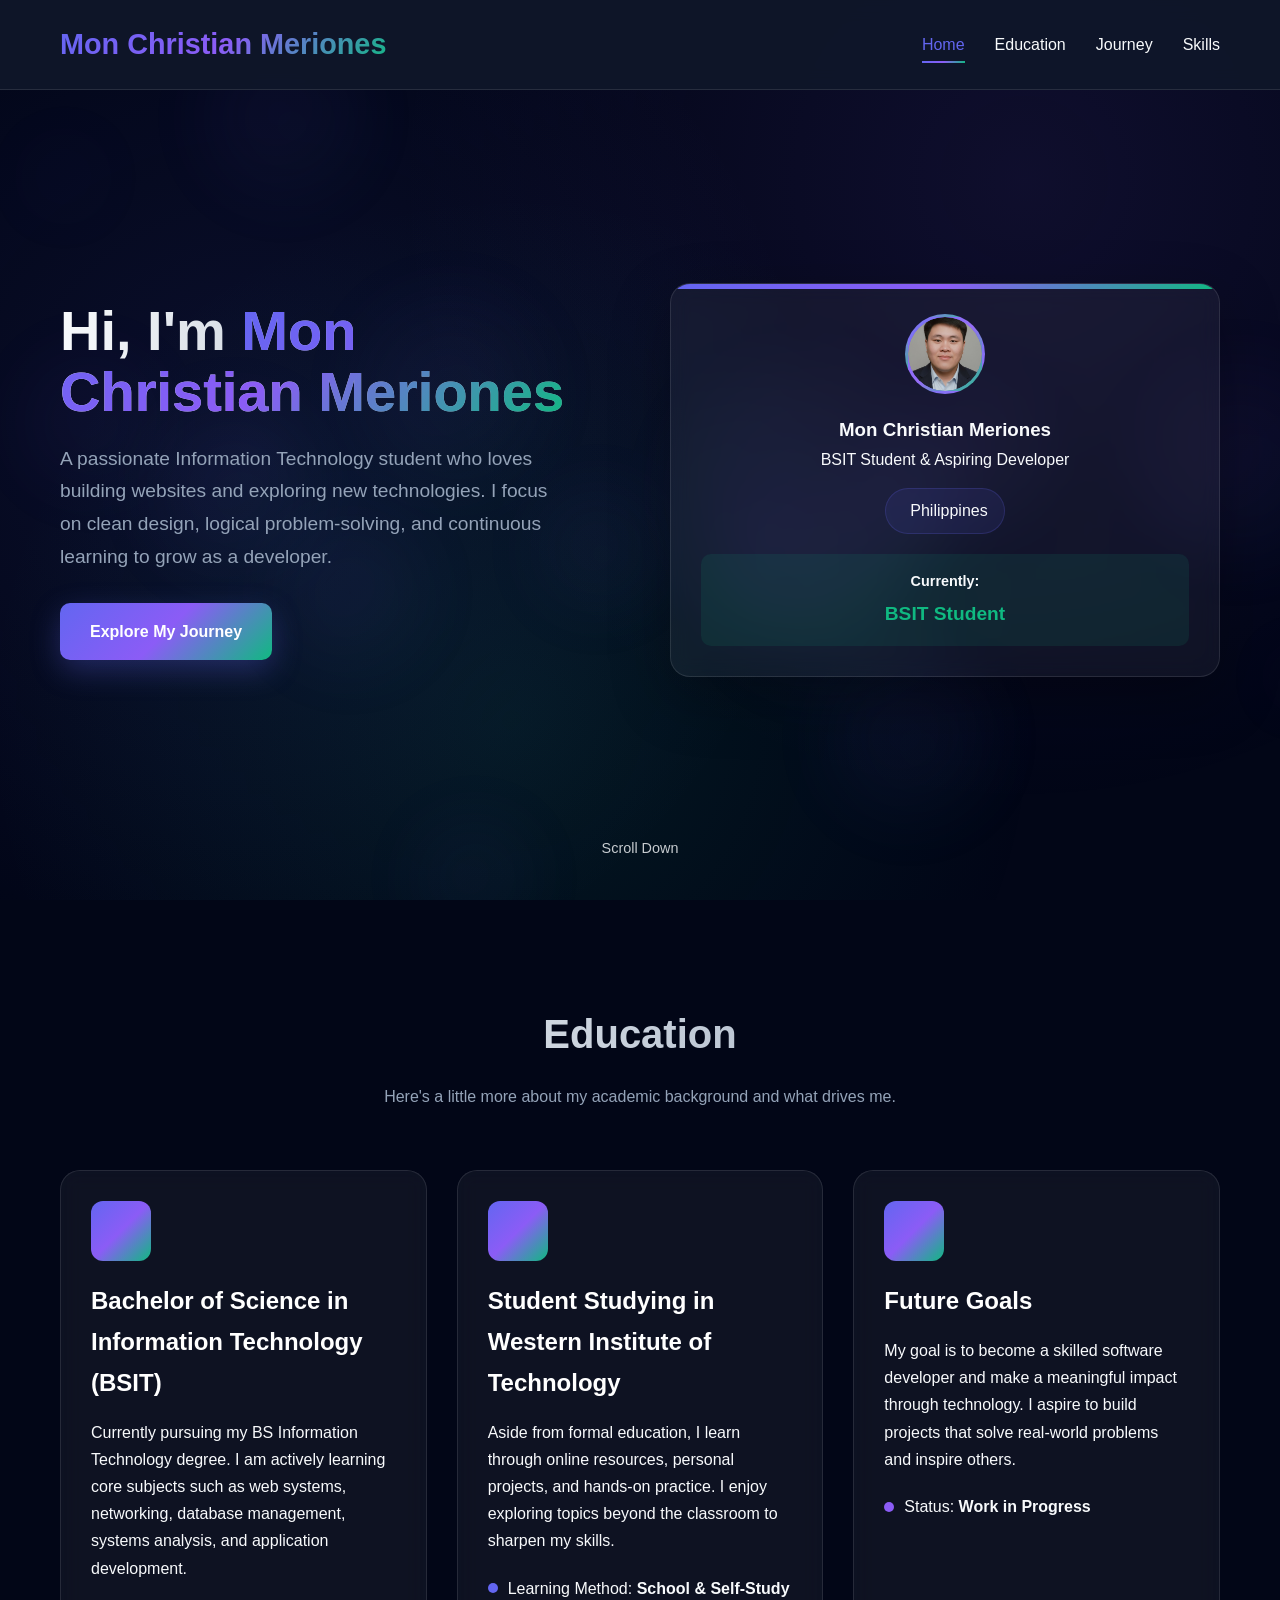
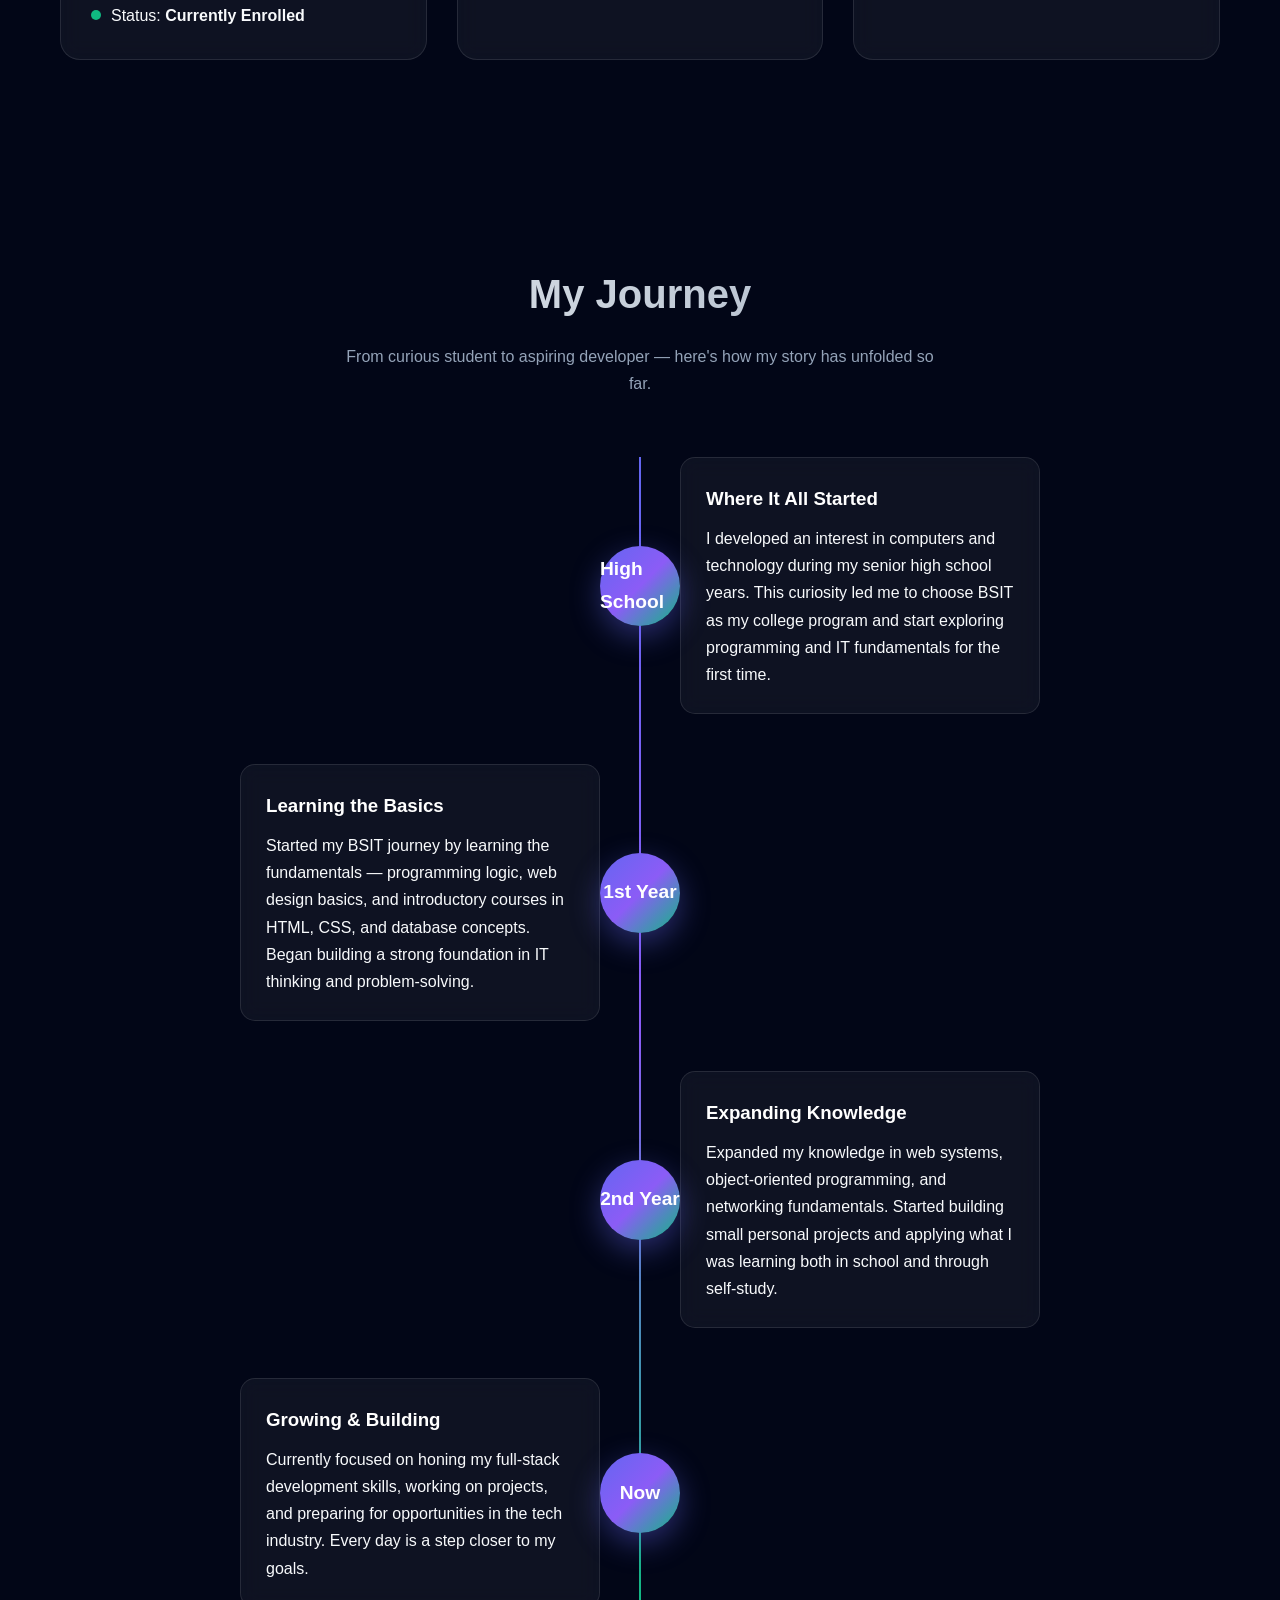
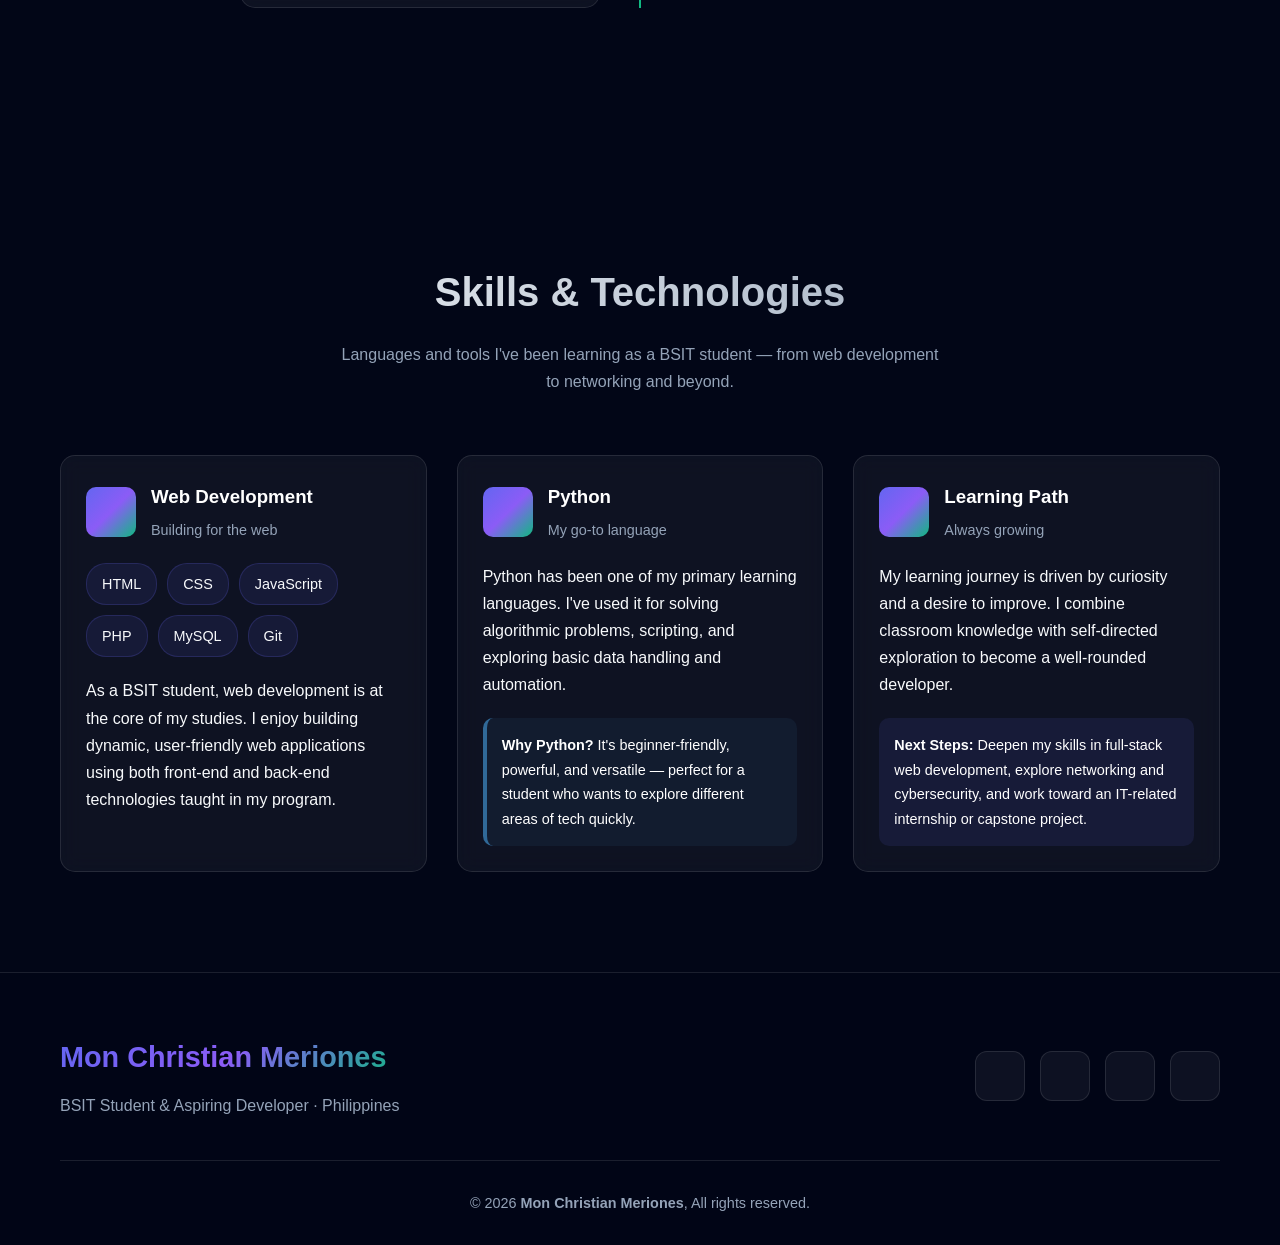
<file: index.html>
<!DOCTYPE html>
<html lang="en">

<head>
    <meta charset="UTF-8">
    <meta name="viewport" content="width=device-width, initial-scale=1.0">
    <title>Mon Christian Meriones</title>
    <link rel="stylesheet" href="style.css">
</head>

<body>
    <div class="background-animation"></div>
    <div class="floating-elements" id="floatingElements"></div>
    <nav id="mainNav">
        <div class="container nav-container">
            <a href="#" class="logo">Mon Christian Meriones</a>
            <div class="nav-links">
                <a href="#home">Home</a>
                <a href="#education">Education</a>
                <a href="#journey">Journey</a>
                <a href="#skills">Skills</a>
            </div>
            <button class="mobile-menu-toggle" id="mobileMenuToggle" aria-label="Toggle mobile menu">
                <span></span>
                <span></span>
                <span></span>
            </button>
        </div>

        <div class="mobile-nav" id="mobileNav">
            <a href="#home" onclick="closeMobileMenu()">
                <i class="fas fa-home"></i> Home
            </a>
            <a href="#education" onclick="closeMobileMenu()">
                <i class="fas fa-graduation-cap"></i> Education
            </a>
            <a href="#journey" onclick="closeMobileMenu()">
                <i class="fas fa-road"></i> Journey
            </a>
            <a href="#skills" onclick="closeMobileMenu()">
                <i class="fas fa-code"></i> Skills
            </a>
        </div>

        <div class="mobile-overlay" id="mobileOverlay" onclick="closeMobileMenu()"></div>
    </nav>

    <section id="home" class="hero">
        <div class="container">
            <div class="hero-content">
                <div class="hero-text fade-in">
                    <h1>Hi, I'm <span>Mon Christian Meriones</span></h1>
                    <p>A passionate Information Technology student who loves building websites and exploring new technologies. I focus on clean design, logical problem-solving, and continuous learning to grow as a developer.</p>
                    <a href="#journey" class="cta-button">Explore My Journey</a>
                </div>
                <div class="hero-visual fade-in">
                    <div class="floating-card">
                        <div class="card-content">
                            <div class="profile-avatar">
                                <img src="[data-uri]" alt="Mon Christian Meriones" >
                            </div>
                            <h3>Mon Christian Meriones</h3>
                            <p>BSIT Student &amp; Aspiring Developer</p>
                            <div class="location-chip">
                                <i class="fas fa-map-marker-alt"></i>
                                <span>Philippines</span>
                            </div>
                            <div style="margin-top: 20px; padding: 15px; background: rgba(16, 185, 129, 0.1); border-radius: 10px; width: 100%;">
                                <p style="font-size: 0.9rem; margin-bottom: 5px;"><strong>Currently:</strong></p>
                                <p style="font-size: 1.2rem; font-weight: 600; color: var(--accent);">BSIT Student</p>
                            </div>
                        </div>
                    </div>
                </div>
            </div>
        </div>

        <div class="scroll-down">
            <a href="#education">
                <i class="fas fa-chevron-down"></i>
                <span>Scroll Down</span>
            </a>
        </div>
    </section>

    <section id="education" class="education">
        <div class="container">
            <div class="section-title fade-in">
                <h2>Education</h2>
                <p>Here's a little more about my academic background and what drives me.</p>
            </div>
            <div class="cards-grid">
                <div class="glass-card fade-in">
                    <div class="card-icon">
                        <i class="fas fa-graduation-cap"></i>
                    </div>
                    <h3 class="card-title">Bachelor of Science in Information Technology (BSIT)</h3>
                    <p>Currently pursuing my BS Information Technology degree. I am actively learning core subjects such as web systems, networking, database management, systems analysis, and application development.</p>
                    <div style="margin-top: 20px; display: flex; align-items: center; gap: 10px;">
                        <div style="width: 10px; height: 10px; background: var(--accent); border-radius: 50%;"></div>
                        <span>Status: <strong>Currently Enrolled</strong></span>
                    </div>
                </div>

                <div class="glass-card fade-in">
                    <div class="card-icon">
                        <i class="fas fa-laptop-code"></i>
                    </div>
                    <h3 class="card-title">Student Studying in Western Institute of Technology</h3>
                    <p>Aside from formal education, I learn through online resources, personal projects, and hands-on practice. I enjoy exploring topics beyond the classroom to sharpen my skills.</p>
                    <div style="margin-top: 20px; display: flex; align-items: center; gap: 10px;">
                        <div style="width: 10px; height: 10px; background: var(--primary); border-radius: 50%;"></div>
                        <span>Learning Method: <strong>School &amp; Self-Study</strong></span>
                    </div>
                </div>

                <div class="glass-card fade-in">
                    <div class="card-icon">
                        <i class="fas fa-rocket"></i>
                    </div>
                    <h3 class="card-title">Future Goals</h3>
                    <p>My goal is to become a skilled software developer and make a meaningful impact through technology. I aspire to build projects that solve real-world problems and inspire others.</p>
                    <div style="margin-top: 20px; display: flex; align-items: center; gap: 10px;">
                        <div style="width: 10px; height: 10px; background: var(--secondary); border-radius: 50%;"></div>
                        <span>Status: <strong>Work in Progress</strong></span>
                    </div>
                </div>
            </div>
        </div>
    </section>

    <section id="journey" class="journey">
        <div class="container">
            <div class="section-title fade-in">
                <h2>My Journey</h2>
                <p>From curious student to aspiring developer — here's how my story has unfolded so far.</p>
            </div>

            <div class="journey-timeline">
                <div class="timeline-item fade-in">
                    <div class="timeline-year">High School</div>
                    <div class="timeline-content">
                        <h3 style="margin-bottom: 10px; color: white;">Where It All Started</h3>
                        <p>I developed an interest in computers and technology during my senior high school years. This curiosity led me to choose BSIT as my college program and start exploring programming and IT fundamentals for the first time.</p>
                    </div>
                </div>
                <div class="timeline-item fade-in">
                    <div class="timeline-year">1st Year</div>
                    <div class="timeline-content">
                        <h3 style="margin-bottom: 10px; color: white;">Learning the Basics</h3>
                        <p>Started my BSIT journey by learning the fundamentals — programming logic, web design basics, and introductory courses in HTML, CSS, and database concepts. Began building a strong foundation in IT thinking and problem-solving.</p>
                    </div>
                </div>
                <div class="timeline-item fade-in">
                    <div class="timeline-year">2nd Year</div>
                    <div class="timeline-content">
                        <h3 style="margin-bottom: 10px; color: white;">Expanding Knowledge</h3>
                        <p>Expanded my knowledge in web systems, object-oriented programming, and networking fundamentals. Started building small personal projects and applying what I was learning both in school and through self-study.</p>
                    </div>
                </div>
                <div class="timeline-item fade-in">
                    <div class="timeline-year">Now</div>
                    <div class="timeline-content">
                        <h3 style="margin-bottom: 10px; color: white;">Growing &amp; Building</h3>
                        <p>Currently focused on honing my full-stack development skills, working on projects, and preparing for opportunities in the tech industry. Every day is a step closer to my goals.</p>
                    </div>
                </div>
            </div>
        </div>
    </section>

    <section id="skills" class="skills">
        <div class="container">
            <div class="section-title fade-in">
                <h2>Skills &amp; Technologies</h2>
                <p>Languages and tools I've been learning as a BSIT student — from web development to networking and beyond.</p>
            </div>

            <div class="skills-container">

                <div class="skill-category fade-in">
                    <div class="skill-header">
                        <div class="skill-icon">
                            <i class="fas fa-code"></i>
                        </div>
                        <div>
                            <h3 style="color: white; margin-bottom: 5px;">Web Development</h3>
                            <p style="color: var(--gray); font-size: 0.9rem;">Building for the web</p>
                        </div>
                    </div>
                    <div class="skill-items">
                        <div class="skill-item">HTML</div>
                        <div class="skill-item">CSS</div>
                        <div class="skill-item">JavaScript</div>
                        <div class="skill-item">PHP</div>
                        <div class="skill-item">MySQL</div>
                        <div class="skill-item">Git</div>
                    </div>
                    <p style="margin-top: 20px;">As a BSIT student, web development is at the core of my studies. I enjoy building dynamic, user-friendly web applications using both front-end and back-end technologies taught in my program.</p>
                </div>

                <div class="skill-category fade-in">
                    <div class="skill-header">
                        <div class="skill-icon">
                            <i class="fab fa-python"></i>
                        </div>
                        <div>
                            <h3 style="color: white; margin-bottom: 5px;">Python</h3>
                            <p style="color: var(--gray); font-size: 0.9rem;">My go-to language</p>
                        </div>
                    </div>
                    <p>Python has been one of my primary learning languages. I've used it for solving algorithmic problems, scripting, and exploring basic data handling and automation.</p>
                    <div style="margin-top: 20px; padding: 15px; background: rgba(48, 105, 152, 0.1); border-radius: 10px; border-left: 4px solid var(--python-blue);">
                        <p style="font-size: 0.9rem; color: white;"><strong>Why Python?</strong> It's beginner-friendly, powerful, and versatile — perfect for a student who wants to explore different areas of tech quickly.</p>
                    </div>
                </div>

                <div class="skill-category fade-in">
                    <div class="skill-header">
                        <div class="skill-icon">
                            <i class="fas fa-tools"></i>
                        </div>
                        <div>
                            <h3 style="color: white; margin-bottom: 5px;">Learning Path</h3>
                            <p style="color: var(--gray); font-size: 0.9rem;">Always growing</p>
                        </div>
                    </div>
                    <p>My learning journey is driven by curiosity and a desire to improve. I combine classroom knowledge with self-directed exploration to become a well-rounded developer.</p>
                    <div style="margin-top: 20px; padding: 15px; background: rgba(99, 102, 241, 0.1); border-radius: 10px;">
                        <p style="font-size: 0.9rem; color: white;"><strong>Next Steps:</strong> Deepen my skills in full-stack web development, explore networking and cybersecurity, and work toward an IT-related internship or capstone project.</p>
                    </div>
                </div>
            </div>
        </div>
    </section>

    <footer>
        <div class="container">
            <div class="footer-content">
                <div>
                    <h2 style="font-size: 1.8rem; margin-bottom: 10px; background: var(--gradient-1); -webkit-background-clip: text; background-clip: text; color: transparent;">Mon Christian Meriones</h2>
                    <p style="color: var(--gray);">BSIT Student &amp; Aspiring Developer · Philippines</p>
                </div>
                <div class="social-links">
                    <a href="#" class="social-link"><i class="fab fa-github"></i></a>
                    <a href="#" class="social-link"><i class="fab fa-instagram"></i></a>
                    <a href="#" class="social-link"><i class="fab fa-facebook"></i></a>
                    <a href="#" class="social-link"><i class="fab fa-linkedin"></i></a>
                </div>
            </div>
            <div class="copyright">
                <p>&copy;
                    <script>document.write(new Date().getFullYear())</script> <b>Mon Christian Meriones</b>, All rights reserved.
                </p>
            </div>
        </div>
    </footer>

    <button class="scroll-to-top" id="scrollToTop" aria-label="Scroll to top">
        <i class="fas fa-chevron-up"></i>
    </button>

    <script src="script.js"></script>

</body>
</html>
</file>
<file: style.css>
:root {
    --primary: #6366f1;
    --primary-dark: #4f46e5;
    --secondary: #8b5cf6;
    --accent: #10b981;
    --dark: #0f172a;
    --darker: #020617;
    --light: #f8fafc;
    --gray: #94a3b8;
    --glass: rgba(255, 255, 255, 0.05);
    --glass-border: rgba(255, 255, 255, 0.1);
    --python-yellow: #ffd43b;
    --python-blue: #306998;
    --gradient-1: linear-gradient(135deg, #6366f1, #8b5cf6, #10b981);
    --gradient-2: linear-gradient(135deg, rgba(99, 102, 241, 0.1), rgba(139, 92, 246, 0.1));
}

* {
    margin: 0;
    padding: 0;
    box-sizing: border-box;
}

html {
    scroll-behavior: smooth;
}

body {
    font-family: 'Inter', sans-serif;
    background-color: var(--darker);
    color: var(--light);
    line-height: 1.7;
    overflow-x: hidden;
}

#securityPopup {
    position: fixed;
    top: 50%;
    left: 50%;
    transform: translate(-50%, -50%);
    background: var(--dark);
    border: 2px solid var(--primary);
    border-radius: 15px;
    padding: 30px;
    z-index: 99999;
    box-shadow: 0 20px 60px rgba(0, 0, 0, 0.5);
    backdrop-filter: blur(10px);
    width: 90%;
    max-width: 400px;
    text-align: center;
    animation: popupFadeIn 0.3s ease-out;
}

#securityPopupOverlay {
    position: fixed;
    top: 0;
    left: 0;
    width: 100%;
    height: 100%;
    background: rgba(0, 0, 0, 0.7);
    backdrop-filter: blur(5px);
    z-index: 99998;
    animation: overlayFadeIn 0.3s ease-out;
}

@keyframes popupFadeIn {
    from { opacity: 0; transform: translate(-50%, -50%) scale(0.9); }
    to { opacity: 1; transform: translate(-50%, -50%) scale(1); }
}

@keyframes overlayFadeIn {
    from { opacity: 0; }
    to { opacity: 1; }
}

.background-animation {
    position: fixed;
    top: 0;
    left: 0;
    width: 100%;
    height: 100%;
    z-index: -1;
    background: radial-gradient(circle at 20% 50%, rgba(99, 102, 241, 0.1) 0%, transparent 50%),
        radial-gradient(circle at 80% 20%, rgba(139, 92, 246, 0.1) 0%, transparent 50%),
        radial-gradient(circle at 40% 80%, rgba(16, 185, 129, 0.1) 0%, transparent 50%);
}

.floating-elements {
    position: fixed;
    top: 0;
    left: 0;
    width: 100%;
    height: 100%;
    z-index: -1;
    overflow: hidden;
}

.floating-element {
    position: absolute;
    border-radius: 50%;
    background: var(--gradient-1);
    opacity: 0.05;
    filter: blur(40px);
}

.container {
    max-width: 1200px;
    margin: 0 auto;
    padding: 0 20px;
}

nav {
    position: fixed;
    top: 0;
    width: 100%;
    z-index: 1000;
    padding: 20px 0;
    background: rgba(15, 23, 42, 0.95);
    backdrop-filter: blur(10px);
    border-bottom: 1px solid var(--glass-border);
    transition: all 0.3s ease;
}

nav.scrolled {
    background: rgba(15, 23, 42, 0.98);
    box-shadow: 0 5px 20px rgba(0, 0, 0, 0.2);
    padding: 15px 0;
}

.nav-container {
    display: flex;
    justify-content: space-between;
    align-items: center;
}

.logo {
    font-weight: 800;
    font-size: 1.8rem;
    background: var(--gradient-1);
    -webkit-background-clip: text;
    background-clip: text;
    color: transparent;
    text-decoration: none;
    z-index: 1001;
}

.nav-links {
    display: flex;
    gap: 30px;
}

.nav-links a {
    color: var(--light);
    text-decoration: none;
    font-weight: 500;
    transition: all 0.3s ease;
    position: relative;
    padding: 5px 0;
}

.nav-links a:hover { color: var(--primary); }

.nav-links a::after {
    content: '';
    position: absolute;
    bottom: 0;
    left: 0;
    width: 0;
    height: 2px;
    background: var(--gradient-1);
    transition: width 0.3s ease;
}

.nav-links a:hover::after { width: 100%; }

.mobile-menu-toggle {
    display: none;
    flex-direction: column;
    justify-content: space-between;
    width: 30px;
    height: 21px;
    background: transparent;
    border: none;
    cursor: pointer;
    padding: 0;
    z-index: 1001;
}

.mobile-menu-toggle span {
    width: 100%;
    height: 3px;
    background: var(--light);
    border-radius: 3px;
    transition: all 0.3s ease;
}

.mobile-menu-toggle.active span:nth-child(1) { transform: rotate(45deg) translate(6px, 6px); }
.mobile-menu-toggle.active span:nth-child(2) { opacity: 0; }
.mobile-menu-toggle.active span:nth-child(3) { transform: rotate(-45deg) translate(6px, -6px); }

.mobile-nav {
    position: fixed;
    top: 0;
    right: -100%;
    width: 280px;
    height: 100vh;
    background: rgba(15, 23, 42, 0.98);
    backdrop-filter: blur(10px);
    border-left: 1px solid var(--glass-border);
    padding: 100px 30px 40px;
    z-index: 1000;
    transition: right 0.4s cubic-bezier(0.4, 0, 0.2, 1);
    display: flex;
    flex-direction: column;
    gap: 25px;
}

.mobile-nav.active { right: 0; }

.mobile-nav a {
    color: var(--light);
    text-decoration: none;
    font-size: 1.2rem;
    font-weight: 500;
    padding: 12px 20px;
    border-radius: 10px;
    transition: all 0.3s ease;
    display: flex;
    align-items: center;
    gap: 15px;
}

.mobile-nav a i {
    width: 25px;
    text-align: center;
    color: var(--primary);
}

.mobile-nav a:hover {
    background: rgba(99, 102, 241, 0.1);
    color: var(--primary);
    transform: translateX(5px);
}

.mobile-overlay {
    position: fixed;
    top: 0;
    left: 0;
    width: 100%;
    height: 100%;
    background: rgba(0, 0, 0, 0.5);
    backdrop-filter: blur(3px);
    z-index: 999;
    opacity: 0;
    visibility: hidden;
    transition: all 0.3s ease;
}

.mobile-overlay.active {
    opacity: 1;
    visibility: visible;
}

.hero {
    padding: 160px 0 100px;
    position: relative;
    min-height: 100vh;
    display: flex;
    align-items: center;
}

.hero-content {
    display: grid;
    grid-template-columns: 1fr 1fr;
    gap: 60px;
    align-items: center;
}

.hero-text h1 {
    font-size: 3.5rem;
    font-weight: 800;
    line-height: 1.1;
    margin-bottom: 20px;
    background: linear-gradient(to right, #f8fafc, #94a3b8);
    -webkit-background-clip: text;
    background-clip: text;
    color: transparent;
}

.hero-text h1 span {
    background: var(--gradient-1);
    -webkit-background-clip: text;
    background-clip: text;
    color: transparent;
}

.hero-text p {
    font-size: 1.2rem;
    color: var(--gray);
    margin-bottom: 30px;
    max-width: 90%;
}

.cta-button {
    display: inline-block;
    padding: 15px 30px;
    background: var(--gradient-1);
    color: white;
    text-decoration: none;
    border-radius: 10px;
    font-weight: 600;
    font-size: 1rem;
    transition: all 0.3s ease;
    box-shadow: 0 10px 30px rgba(99, 102, 241, 0.3);
    border: none;
    cursor: pointer;
}

.cta-button:hover {
    transform: translateY(-5px);
    box-shadow: 0 15px 40px rgba(99, 102, 241, 0.4);
}

.hero-visual { position: relative; }

.floating-card {
    background: var(--glass);
    backdrop-filter: blur(10px);
    border-radius: 20px;
    padding: 30px;
    border: 1px solid var(--glass-border);
    box-shadow: 0 20px 60px rgba(0, 0, 0, 0.3);
    position: relative;
    overflow: hidden;
}

.floating-card::before {
    content: '';
    position: absolute;
    top: 0;
    left: 0;
    width: 100%;
    height: 5px;
    background: var(--gradient-1);
}

.card-content {
    display: flex;
    flex-direction: column;
    align-items: center;
    text-align: center;
}

/* ── Profile Avatar: smaller size ── */
.profile-avatar {
    width: 80px;
    height: 80px;
    border-radius: 50%;
    background: var(--gradient-1);
    display: flex;
    align-items: center;
    justify-content: center;
    margin-bottom: 20px;
    border: 3px solid rgba(255, 255, 255, 0.1);
    overflow: hidden;
    transition: all 0.3s ease;
}

.profile-avatar img {
    width: 100%;
    height: 100%;
    border-radius: 50%;
    object-fit: cover;
    transition: all 0.3s ease;
}

.profile-avatar:hover img {
    box-shadow: 0 0 20px 5px rgba(255, 255, 255, 0.7);
    transform: scale(1.05);
}

.location-chip {
    display: inline-flex;
    align-items: center;
    gap: 8px;
    background: rgba(99, 102, 241, 0.1);
    padding: 8px 16px;
    border-radius: 30px;
    margin-top: 15px;
    border: 1px solid rgba(99, 102, 241, 0.2);
}

.scroll-down {
    position: absolute;
    bottom: 40px;
    left: 50%;
    transform: translateX(-50%);
    z-index: 10;
    animation: bounce 2s infinite;
    transition: opacity 0.5s ease, visibility 0.5s ease, transform 0.5s ease;
}

.scroll-down a {
    display: flex;
    flex-direction: column;
    align-items: center;
    text-decoration: none;
    color: var(--light);
    transition: all 0.3s ease;
}

.scroll-down i {
    font-size: 1.8rem;
    margin-bottom: 10px;
    background: var(--gradient-1);
    -webkit-background-clip: text;
    background-clip: text;
    color: transparent;
}

.scroll-down span { font-size: 0.9rem; opacity: 0.8; }
.scroll-down:hover i { transform: translateY(5px); }

@keyframes bounce {
    0%, 20%, 50%, 80%, 100% { transform: translateX(-50%) translateY(0); }
    40% { transform: translateX(-50%) translateY(-10px); }
    60% { transform: translateX(-50%) translateY(-5px); }
}

.scroll-to-top {
    position: fixed;
    bottom: 30px;
    right: 30px;
    width: 50px;
    height: 50px;
    background: var(--gradient-1);
    border-radius: 50%;
    display: flex;
    align-items: center;
    justify-content: center;
    color: white;
    font-size: 1.3rem;
    cursor: pointer;
    z-index: 999;
    opacity: 0;
    visibility: hidden;
    transform: translateY(20px);
    transition: all 0.4s ease;
    box-shadow: 0 5px 15px rgba(99, 102, 241, 0.3);
    border: none;
}

.scroll-to-top.visible {
    opacity: 1;
    visibility: visible;
    transform: translateY(0);
}

.scroll-to-top:hover {
    transform: translateY(-5px);
    box-shadow: 0 10px 20px rgba(99, 102, 241, 0.4);
}

section {
    padding: 100px 0;
    position: relative;
}

.section-title {
    text-align: center;
    margin-bottom: 60px;
}

.section-title h2 {
    font-size: 2.5rem;
    font-weight: 800;
    margin-bottom: 15px;
    background: linear-gradient(to right, #f8fafc, #94a3b8);
    -webkit-background-clip: text;
    background-clip: text;
    color: transparent;
}

.section-title p {
    color: var(--gray);
    max-width: 600px;
    margin: 0 auto;
}

.cards-grid {
    display: grid;
    grid-template-columns: repeat(auto-fill, minmax(350px, 1fr));
    gap: 30px;
}

.glass-card {
    background: var(--glass);
    backdrop-filter: blur(10px);
    border-radius: 20px;
    padding: 30px;
    border: 1px solid var(--glass-border);
    transition: all 0.4s ease;
    position: relative;
    overflow: hidden;
}

.glass-card::before {
    content: '';
    position: absolute;
    top: 0;
    left: 0;
    width: 100%;
    height: 100%;
    background: var(--gradient-2);
    opacity: 0;
    transition: opacity 0.4s ease;
}

.glass-card:hover::before { opacity: 1; }

.glass-card:hover {
    transform: translateY(-10px);
    border-color: rgba(99, 102, 241, 0.3);
}

.card-icon {
    width: 60px;
    height: 60px;
    border-radius: 12px;
    background: var(--gradient-1);
    display: flex;
    align-items: center;
    justify-content: center;
    font-size: 24px;
    margin-bottom: 20px;
    color: white;
}

.card-title {
    font-size: 1.5rem;
    font-weight: 700;
    margin-bottom: 15px;
    color: white;
}

.journey-timeline {
    position: relative;
    max-width: 800px;
    margin: 0 auto;
}

.journey-timeline::before {
    content: '';
    position: absolute;
    left: 50%;
    top: 0;
    bottom: 0;
    width: 2px;
    background: var(--gradient-1);
    transform: translateX(-50%);
}

.timeline-item {
    display: flex;
    margin-bottom: 50px;
    position: relative;
}

.timeline-item:nth-child(odd) { flex-direction: row-reverse; }

.timeline-content {
    background: var(--glass);
    backdrop-filter: blur(10px);
    border-radius: 15px;
    padding: 25px;
    width: calc(50% - 40px);
    border: 1px solid var(--glass-border);
    position: relative;
}

.timeline-item:nth-child(odd) .timeline-content { margin-left: 40px; }
.timeline-item:nth-child(even) .timeline-content { margin-right: 40px; }

.timeline-year {
    position: absolute;
    top: 50%;
    width: 80px;
    height: 80px;
    border-radius: 50%;
    background: var(--gradient-1);
    display: flex;
    align-items: center;
    justify-content: center;
    font-weight: 700;
    font-size: 1.2rem;
    color: white;
    z-index: 1;
    transform: translateY(-50%);
    box-shadow: 0 10px 30px rgba(99, 102, 241, 0.4);
}

.timeline-item:nth-child(odd) .timeline-year { left: calc(50% - 40px); }
.timeline-item:nth-child(even) .timeline-year { right: calc(50% - 40px); }

.skills-container {
    display: grid;
    grid-template-columns: repeat(auto-fill, minmax(300px, 1fr));
    gap: 30px;
}

.skill-category {
    background: var(--glass);
    backdrop-filter: blur(10px);
    border-radius: 15px;
    padding: 25px;
    border: 1px solid var(--glass-border);
}

.skill-header {
    display: flex;
    align-items: center;
    gap: 15px;
    margin-bottom: 20px;
}

.skill-icon {
    width: 50px;
    height: 50px;
    border-radius: 10px;
    background: var(--gradient-1);
    display: flex;
    align-items: center;
    justify-content: center;
    font-size: 20px;
    color: white;
}

.skill-items {
    display: flex;
    flex-wrap: wrap;
    gap: 10px;
}

.skill-item {
    background: rgba(99, 102, 241, 0.1);
    padding: 8px 15px;
    border-radius: 20px;
    font-size: 0.9rem;
    border: 1px solid rgba(99, 102, 241, 0.2);
    transition: all 0.3s ease;
}

.skill-item:hover {
    background: rgba(99, 102, 241, 0.2);
    transform: translateY(-3px);
}

.skill-item.python {
    background: linear-gradient(135deg, rgba(48, 105, 152, 0.2), rgba(255, 212, 59, 0.2));
    border-color: rgba(48, 105, 152, 0.3);
}

footer {
    background: rgba(2, 6, 23, 0.8);
    padding: 60px 0 30px;
    border-top: 1px solid var(--glass-border);
}

.footer-content {
    display: flex;
    justify-content: space-between;
    align-items: center;
    margin-bottom: 40px;
}

.social-links {
    display: flex;
    justify-content: center;
    align-items: center;
    gap: 15px;
}

.social-link {
    width: 50px;
    height: 50px;
    border-radius: 12px;
    background: var(--glass);
    display: flex;
    align-items: center;
    justify-content: center;
    color: white;
    font-size: 20px;
    transition: all 0.3s ease;
    border: 1px solid var(--glass-border);
}

.social-link:hover {
    background: var(--gradient-1);
    transform: translateY(-5px);
}

.copyright {
    text-align: center;
    color: var(--gray);
    font-size: 0.9rem;
    padding-top: 30px;
    border-top: 1px solid var(--glass-border);
}

@media (max-width: 1024px) {
    .hero-text h1 { font-size: 2.8rem; }
    .section-title h2 { font-size: 2.2rem; }
    .cards-grid, .skills-container { grid-template-columns: repeat(auto-fill, minmax(300px, 1fr)); }
    .scroll-to-top { bottom: 20px; right: 20px; }
}

@media (max-width: 768px) {
    .mobile-menu-toggle { display: flex; }
    .nav-links { display: none; }
    .hero { padding: 140px 0 80px; min-height: 90vh; }
    .hero-content { grid-template-columns: 1fr; gap: 40px; text-align: center; }
    .hero-text h1 { font-size: 2.5rem; }
    .hero-text p { max-width: 100%; font-size: 1.1rem; }
    .scroll-down { bottom: 30px; }
    .scroll-down i { font-size: 1.5rem; }
    section { padding: 80px 0; }
    .section-title h2 { font-size: 2rem; }
    .section-title p { padding: 0 15px; }
    .cards-grid, .skills-container { grid-template-columns: 1fr; }
    .glass-card { padding: 25px; }
    .journey-timeline::before { left: 30px; }
    .timeline-item { flex-direction: row !important; margin-bottom: 40px; }
    .timeline-content { width: calc(100% - 100px); margin-left: 100px !important; margin-right: 0 !important; }
    .timeline-year { left: 30px !important; right: auto !important; transform: translateY(-50%); width: 70px; height: 70px; font-size: 1rem; }
    .footer-content { flex-direction: column; gap: 30px; text-align: center; }
    .scroll-to-top { width: 45px; height: 45px; font-size: 1.1rem; }
}

@media (max-width: 480px) {
    .hero { padding: 120px 0 60px; min-height: 85vh; }
    .hero-text h1 { font-size: 2rem; }
    .hero-text p { font-size: 1rem; }
    .floating-card { padding: 20px; }
    .profile-avatar { width: 70px; height: 70px; }
    .section-title h2 { font-size: 1.8rem; }
    .card-title { font-size: 1.3rem; }
    .glass-card { padding: 20px; }
    .timeline-content { padding: 20px; }
    .mobile-nav { width: 100%; padding: 100px 20px 40px; }
    .scroll-to-top { bottom: 15px; right: 15px; width: 40px; height: 40px; font-size: 1rem; }
}

a, a:link, a:visited, a:hover, a:active { text-decoration: none; }

.fade-in {
    opacity: 0;
    transform: translateY(30px);
    transition: opacity 0.8s ease, transform 0.8s ease;
}

.fade-in.visible {
    opacity: 1;
    transform: translateY(0);
}
</file>
